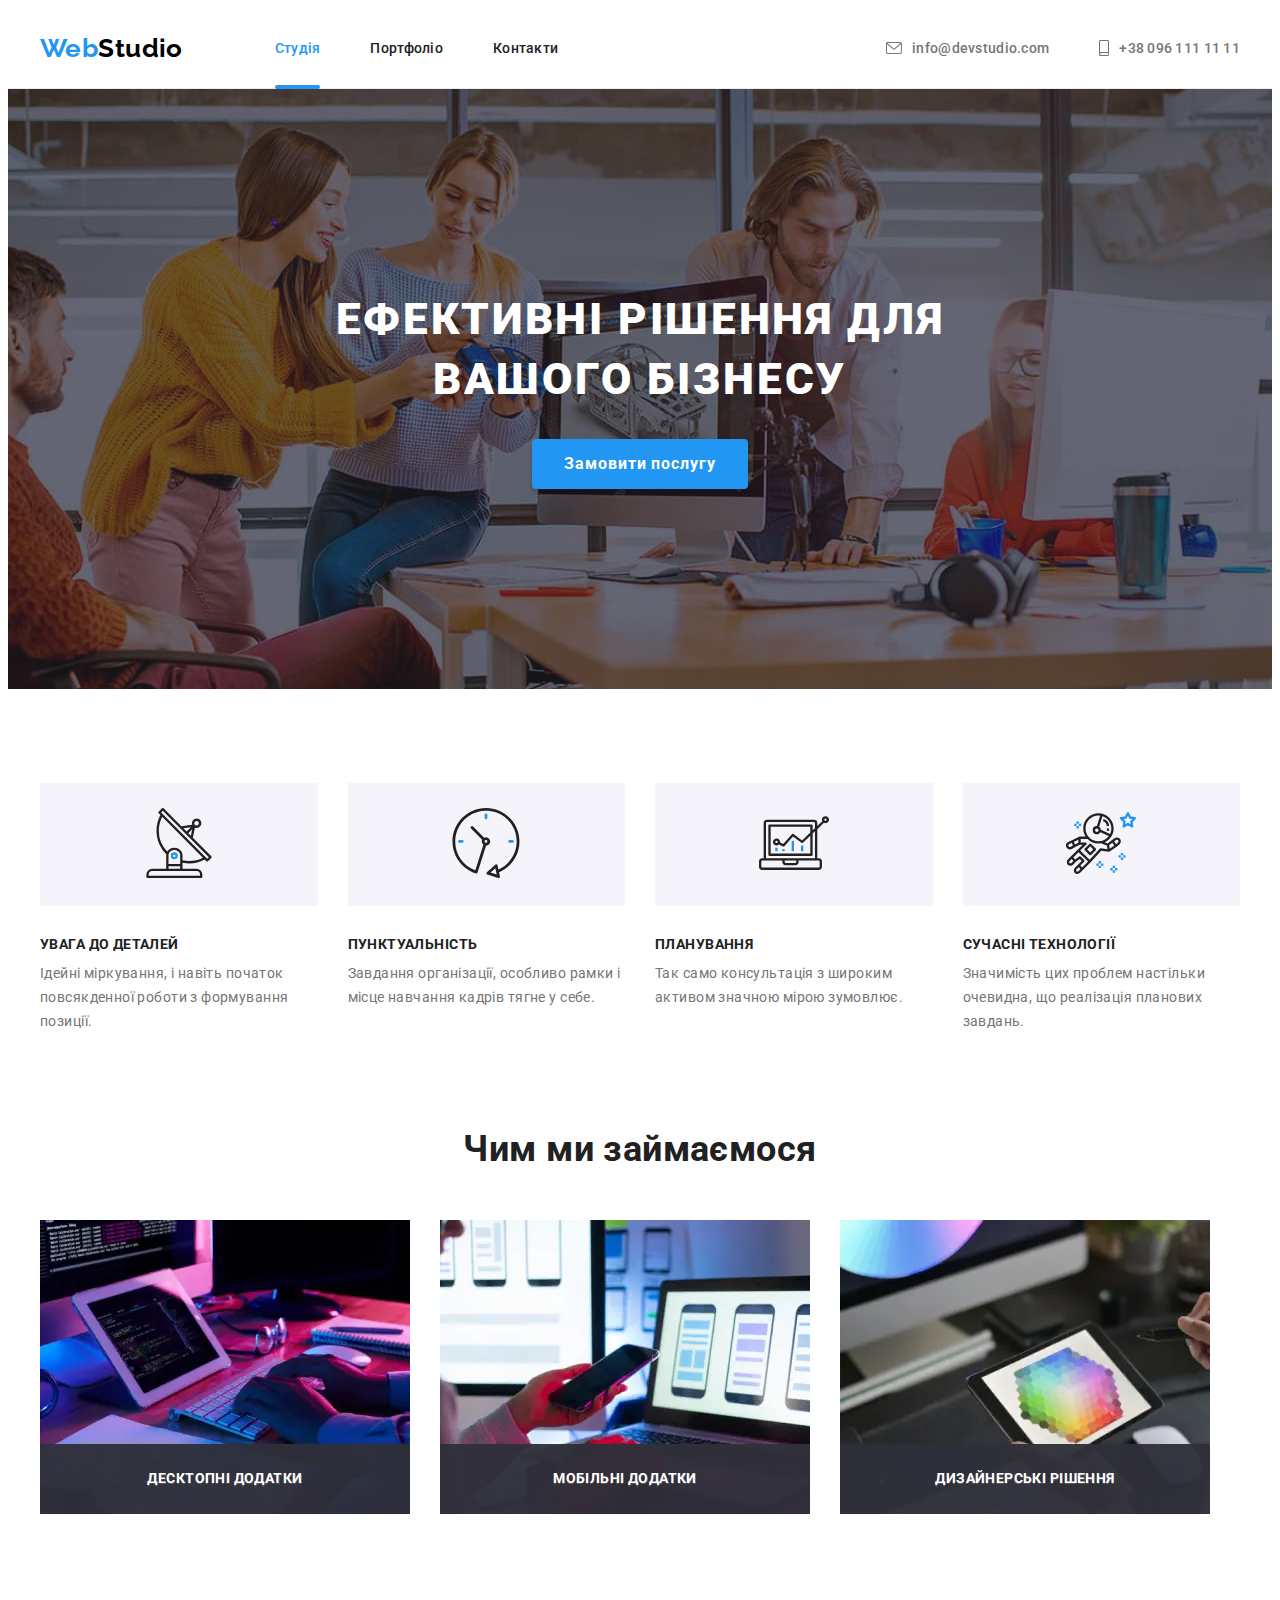
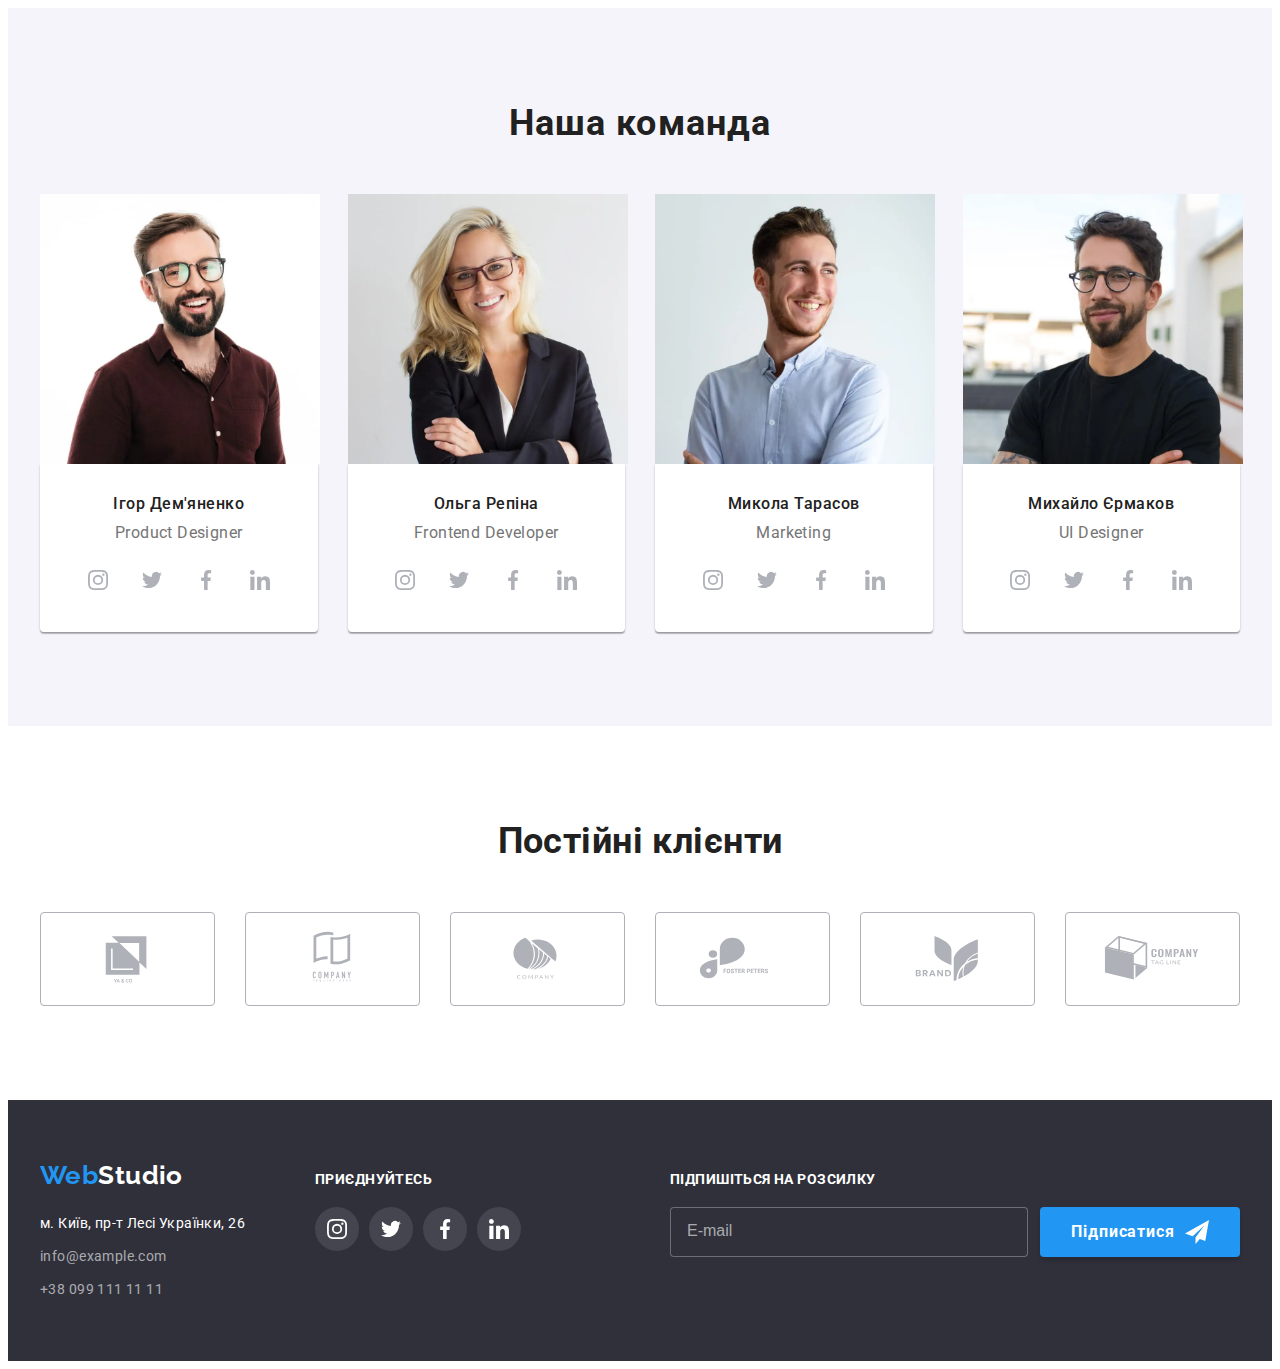
<file: index.html>
<!DOCTYPE html>
<html lang="uk">
  <head>
    <meta charset="UTF-8" />
    <meta http-equiv="X-UA-Compatible" content="IE=edge" />
    <meta name="viewport" content="width=device-width, initial-scale=1.0" />
    <title>Головна</title>
    <link rel="preconnect" href="https://fonts.googleapis.com" />
    <link rel="preconnect" href="https://fonts.gstatic.com" crossorigin />
    <link
      href="https://fonts.googleapis.com/css2?family=Raleway:wght@700&family=Roboto:wght@400;500;700;900&display=swap"
      rel="stylesheet"
    />

    <link
      rel="stylesheet"
      href="https://cdnjs.cloudflare.com/ajax/libs/modern-normalize/1.1.0/modern-normalize.min.css"
      integrity="sha512-wpPYUAdjBVSE4KJnH1VR1HeZfpl1ub8YT/NKx4PuQ5NmX2tKuGu6U/JRp5y+Y8XG2tV+wKQpNHVUX03MfMFn9Q=="
      crossorigin="anonymous"
      referrerpolicy="no-referrer"
    />
    <link rel="stylesheet" href="./css/main.min.css" />
  </head>

  <body>
    <!--Шапка з головною навігацією-->
    <header class="main-header">
      <div class="main-header__container container">
        <nav class="main-nav">
          <a class="logo link" href="./index.html" lang="en"
            ><span class="logo__span_accent">Web</span>Studio</a
          >

          <ul class="menu list">
            <li class="menu__item">
              <a class="menu__link link menu__link_current" href="./index.html"
                >Студія</a
              >
            </li>
            <li class="menu__item">
              <a class="menu__link link" href="./portfolio.html">Портфоліо</a>
            </li>
            <li class="menu__item">
              <a class="menu__link link" href="#">Контакти</a>
            </li>
          </ul>
        </nav>

        <button
          class="header-menu-btn main-header__header-menu-btn"
          type="button"
          data-menu-open
        >
          <svg class="header-menu-btn__icon" width="40" height="40">
            <use href="./img/symbol-defs.svg#icon-menu"></use>
          </svg>
        </button>

        <ul class="header-contacts list">
          <li class="header-contacts__item">
            <a
              class="header-contacts__link link"
              href="mailto:info@devstudio.com"
            >
              <svg
                class="header-contacts__icon-envelope"
                width="16"
                height="12"
              >
                <use href="./img/symbol-defs.svg#icon-envelope"></use>
              </svg>
              info@devstudio.com</a
            >
          </li>
          <li class="header-contacts__item">
            <a class="header-contacts__link link" href="tel:+380961111111">
              <svg
                class="header-contacts__icon-smartphone"
                width="10"
                height="16"
              >
                <use href="./img/symbol-defs.svg#icon-smartphone"></use>
              </svg>
              +38 096 111 11 11</a
            >
          </li>
        </ul>
      </div>

      <div class="mobile-menu" data-menu>
        <div class="container mobile-menu__container">
          <button
            class="mobile-menu__close-btn close-btn"
            type="button"
            data-menu-close
          >
            <svg class="close-btn__icon">
              <use href="./img/symbol-defs.svg#icon-close"></use>
            </svg>
          </button>
          <ul class="mobile-menu__list list">
            <li class="mobile-menu__item">
              <a
                class="mobile-menu__link link mobile-menu__link_current"
                href="./index.html"
                >Студія</a
              >
            </li>
            <li class="mobile-menu__item">
              <a class="mobile-menu__link link" href="./portfolio.html"
                >Портфоліо</a
              >
            </li>
            <li class="mobile-menu__item">
              <a class="mobile-menu__link link" href="№">Контакти</a>
            </li>
          </ul>
          <ul class="mobile-menu__contacts list">
            <li class="mobile-contacts__item"><a class="mobile-contacts__link_phone link" href="tel:+380961111111">+38 096 111 11 11</a></li>
            <li class="mobile-contacts__item"><a class="mobile-contacts__link_email link" href="mailto:info@devstudio.com">info@devstudio.com</a></li>
          </ul>
          <ul class="list mobile-menu__media-list">
            <li class="mobile-menu__media-list-item">
              <a href="https://www.instagram.com" class="link mobile-menu__media-list-link" lang="en"
                >Instagram</a
              >
            </li>
            <li class="mobile-menu__media-list-item">
              <a href="https://twitter.com/" class="link mobile-menu__media-list-link" lang="en">Twitter</a>
            </li>
            <li class="mobile-menu__media-list-item">
              <a href="https://www.facebook.com/" class="link mobile-menu__media-list-link" lang="en">Facebook</a>
            </li>
            <li class="mobile-menu__media-list-item">
              <a href="https://www.linkedin.com/" class="link mobile-menu__media-list-link" lang="en"
                >Linkedin</a
              >
            </li>
          </ul>
        </div>
      </div>
    </header>
    <main>
      <!--секція з банером-->
      <section class="hero">
        <div class="container">
          <h1 class="hero__title">Ефективні рішення для вашого бізнесу</h1>

          <button class="hero-btn hero__hero-btn" type="button" data-modal-open>
            Замовити послугу
          </button>
        </div>
      </section>

      <!--Секція з перевагами-->
      <section class="features section">
        <div class="container">
          <h2 class="features__title visually-hidden">Наші переваги</h2>
          <ul class="features__list list">
            <li class="features__item">
              <div class="features__icon-bgd">
                <svg class="features__icon">
                  <use href="./img/symbol-defs.svg#icon-antenna"></use>
                </svg>
              </div>
              <h3 class="features__subtitle subtitle">Увага до деталей</h3>
              <p class="features__text-description">
                Ідейні міркування, і навіть початок повсякденної роботи з
                формування позиції.
              </p>
            </li>

            <li class="features__item">
              <div class="features__icon-bgd">
                <svg class="features__icon">
                  <use href="./img/symbol-defs.svg#icon-clock"></use>
                </svg>
              </div>
              <h3 class="features__subtitle subtitle">Пунктуальність</h3>
              <p class="features__text-description">
                Завдання організації, особливо рамки і місце навчання кадрів
                тягне у себе.
              </p>
            </li>

            <li class="features__item">
              <div class="features__icon-bgd">
                <svg class="features__icon">
                  <use href="./img/symbol-defs.svg#icon-diagram"></use>
                </svg>
              </div>
              <h3 class="features__subtitle subtitle">Планування</h3>
              <p class="features__text-description">
                Так само консультація з широким активом значною мірою зумовлює.
              </p>
            </li>

            <li class="features__item">
              <div class="features__icon-bgd">
                <svg class="features__icon">
                  <use href="./img/symbol-defs.svg#icon-astronaut"></use>
                </svg>
              </div>
              <h3 class="features__subtitle subtitle">Сучасні технології</h3>
              <p class="features__text-description">
                Значимість цих проблем настільки очевидна, що реалізація
                планових завдань.
              </p>
            </li>
          </ul>
        </div>
      </section>

      <!--Секція з зразками професій-->
      <section class="examples">
        <div class="container">
          <h2 class="examples__secondary-title secondary-title">
            Чим ми займаємося
          </h2>
          <ul class="examples-list list">
            <li class="examples-item">
              <div class="thumb">
                <picture>
                  <source
                    srcset="
                      ./img/img1_desktop1x.webp 1x,
                      ./img/img1_desktop2x.webp 2x
                    "
                    type="image/webp"
                  />

                  <source
                    srcset="
                      ./img/img1_desktop1x.jpg 1x,
                      ./img/img1_desktop2x.jpg 2x
                    "
                  />
                  <img
                    src="./img/img1_desktop1x.jpg"
                    alt="Кодування"
                    width="370"
                    height="294"
                  />
                </picture>

                <p class="example-description">Десктопні додатки</p>
              </div>
            </li>
            <li class="examples-item">
              <div class="thumb">
                <picture>
                  <source
                    srcset="
                      ./img/img2_desktop1x.webp 1x,
                      ./img/img2_desktop2x.webp 2x
                    "
                    type="image/webp"
                  />
                  <source
                    srcset="
                      ./img/img2_desktop1x.jpg 1x,
                      ./img/img2_desktop2x.jpg 2x
                    "
                  />
                  <img
                    src="./img/img2_desktop1x.jpg"
                    alt="Фронт-енд"
                    width="370"
                    height="294"
                  />
                </picture>

                <p class="example-description">Мобільні додатки</p>
              </div>
            </li>
            <li class="examples-item">
              <div class="thumb">
                <picture>
                  <source
                    srcset="
                      ./img/img3_desktop1x.webp 1x,
                      ./img/img3_desktop2x.webp 2x
                    "
                    type="image/webp"
                  />
                  <source
                    srcset="
                      ./img/img3_desktop1x.jpg 1x,
                      ./img/img3_desktop2x.jpg 2x
                    "
                  />
                  <img
                    src="./img/img3_desktop1x.jpg"
                    alt="Дизайн"
                    width="370"
                    height="294"
                  />
                </picture>

                <p class="example-description">Дизайнерські рішення</p>
              </div>
            </li>
          </ul>
        </div>
      </section>

      <!--Члени команди-->
      <section class="crew section">
        <div class="container">
          <h2 class="crew__secondary-title secondary-title">Наша команда</h2>
          <ul class="crew__list list">
            <li class="crew__item">
              <picture>
                <source
                  srcset="
                    ./img/img4_desktop1x.webp 1x,
                    ./img/img4_desktop2x.webp 2x
                  "
                  media="(min-width: 1200px)"
                  type="image/webp"
                />
                <source
                  srcset="
                    ./img/img4_desktop1x.jpg 1x,
                    ./img/img4_desktop2x.jpg 2x
                  "
                  media="(min-width: 1200px)"
                />
                <source
                  srcset="
                    ./img/img4_tablet1x.webp 1x,
                    ./img/img4_tablet2x.webp 2x
                  "
                  media="(min-width: 768px)"
                  type="image/webp"
                />

                <source
                  srcset="
                    ./img/img4_tablet1x.jpg 1x,
                    ./img/img4_tablet2x.jpg 2x
                  "
                  media="(min-width: 768px)"
                />
                <source
                  srcset="
                    ./img/img4_mobile1x.webp 1x,
                    ./img/img4_mobile2x.webp 2x
                  "
                  media="(max-width: 767px)"
                  type="image/webp"
                />
                <source
                  srcset="
                    ./img/img4_mobile1x.jpg 1x,
                    ./img/img4_mobile2x.jpg 2x
                  "
                  media="(max-width: 767px)"
                />

                <img
                  class="crew__image"
                  src="./img/img4_mobile1x.jpg"
                  alt="Ігор Дем'яненко"
                  
                />
              </picture>

              <div class="crew__wrapper">
                <h3 class="crew__subtitle">Ігор Дем'яненко</h3>
                <p class="crew__text-description" lang="en">
                  Product Designer
                </p>
                <ul class="social-links list">
                  <li class="social-links__item">
                    <a
                      href="https://www.instagram.com"
                      class="social-links__link"
                    >
                      <svg class="icon">
                        <use href="./img/symbol-defs.svg#icon-instagram"></use>
                      </svg>
                    </a>
                  </li>
                  <li class="social-links__item">
                    <a href="https://twitter.com/" class="social-links__link">
                      <svg class="icon">
                        <use href="./img/symbol-defs.svg#icon-twitter"></use>
                      </svg>
                    </a>
                  </li>
                  <li class="social-links__item">
                    <a
                      href="https://www.facebook.com/"
                      class="social-links__link"
                    >
                      <svg class="icon">
                        <use href="./img/symbol-defs.svg#icon-facebook"></use>
                      </svg>
                    </a>
                  </li>
                  <li class="social-links__item">
                    <a
                      href="https://www.linkedin.com/"
                      class="social-links__link"
                    >
                      <svg class="icon">
                        <use href="./img/symbol-defs.svg#icon-linkedin"></use>
                      </svg>
                    </a>
                  </li>
                </ul>
              </div>
            </li>

            <li class="crew__item">
              <picture>
                <source
                  srcset="
                    ./img/img5_desktop1x.webp 1x,
                    ./img/img5_desktop2x.webp 2x
                  "
                  media="(min-width: 1200px)"
                  type="image/webp"
                />
                <source
                  srcset="
                    ./img/img5_desktop1x.jpg 1x,
                    ./img/img5_desktop2x.jpg 2x
                  "
                  media="(min-width: 1200px)"
                />
                <source
                  srcset="
                    ./img/img5_tablet1x.webp 1x,
                    ./img/img5_tablet2x.webp 2x
                  "
                  media="(min-width: 768px)"
                  type="image/webp"
                />

                <source
                  srcset="
                    ./img/img5_tablet1x.jpg 1x,
                    ./img/img5_tablet2x.jpg 2x
                  "
                  media="(min-width: 768px)"
                />
                <source
                  srcset="
                    ./img/img5_mobile1x.webp 1x,
                    ./img/img5_mobile2x.webp 2x
                  "
                  media="(max-width: 767px)"
                  type="image/webp"
                />
                <source
                  srcset="
                    ./img/img5_mobile1x.jpg 1x,
                    ./img/img5_mobile2x.jpg 2x
                  "
                  media="(max-width: 767px)"
                />

                <img
                  class="crew__image"
                  src="./img/img5_mobile1x.jpg"
                  alt="Ольга Репіна"
                  
                />
              </picture>

              <div class="crew__wrapper">
                <h3 class="crew__subtitle">Ольга Репіна</h3>
                <p class="crew__text-description" lang="en">
                  Frontend Developer
                </p>
                <ul class="social-links list">
                  <li class="social-links__item list">
                    <a
                      href="https://www.instagram.com"
                      class="social-links__link"
                    >
                      <svg class="icon">
                        <use href="./img/symbol-defs.svg#icon-instagram"></use>
                      </svg>
                    </a>
                  </li>
                  <li class="social-links__item list">
                    <a href="https://twitter.com/" class="social-links__link">
                      <svg class="icon">
                        <use href="./img/symbol-defs.svg#icon-twitter"></use>
                      </svg>
                    </a>
                  </li>
                  <li class="social-links__item list">
                    <a
                      href="https://www.facebook.com/"
                      class="social-links__link"
                    >
                      <svg class="icon">
                        <use href="./img/symbol-defs.svg#icon-facebook"></use>
                      </svg>
                    </a>
                  </li>
                  <li class="social-links__item list">
                    <a
                      href="https://www.linkedin.com/"
                      class="social-links__link"
                    >
                      <svg class="icon">
                        <use href="./img/symbol-defs.svg#icon-linkedin"></use>
                      </svg>
                    </a>
                  </li>
                </ul>
              </div>
            </li>

            <li class="crew__item">
              <picture>
                <source
                  srcset="
                    ./img/img6_desktop1x.webp 1x,
                    ./img/img6_desktop2x.webp 2x
                  "
                  media="(min-width: 1200px)"
                  type="image/webp"
                />
                <source
                  srcset="
                    ./img/img6_desktop1x.jpg 1x,
                    ./img/img6_desktop2x.jpg 2x
                  "
                  media="(min-width: 1200px)"
                />
                <source
                  srcset="
                    ./img/img6_tablet1x.webp 1x,
                    ./img/img6_tablet2x.webp 2x
                  "
                  media="(min-width: 768px)"
                  type="image/webp"
                />
                <source
                  srcset="
                    ./img/img6_tablet1x.jpg 1x,
                    ./img/img6_tablet2x.jpg 2x
                  "
                  media="(min-width: 768px)"
                />
                <source
                  srcset="
                    ./img/img6_mobile1x.webp 1x,
                    ./img/img6_mobile2x.webp 2x
                  "
                  media="(max-width: 767px)"
                  type="image/webp"
                />
                <source
                  srcset="
                    ./img/img6_mobile1x.jpg 1x,
                    ./img/img6_mobile2x.jpg 2x
                  "
                  media="(max-width: 767px)"
                />

                <img
                  class="crew__image"
                  src="./img/img6_mobile1x.jpg"
                  alt="Микола Тарасов"
                  
                />
              </picture>

              <div class="crew__wrapper">
                <h3 class="crew__subtitle">Микола Тарасов</h3>
                <p class="crew__text-description" lang="en">
                  Marketing
                </p>
                <ul class="social-links list">
                  <li class="social-links__item list">
                    <a
                      href="https://www.instagram.com"
                      class="social-links__link"
                    >
                      <svg class="icon">
                        <use href="./img/symbol-defs.svg#icon-instagram"></use>
                      </svg>
                    </a>
                  </li>
                  <li class="social-links__item list">
                    <a href="https://twitter.com/" class="social-links__link">
                      <svg class="icon">
                        <use href="./img/symbol-defs.svg#icon-twitter"></use>
                      </svg>
                    </a>
                  </li>
                  <li class="social-links__item list">
                    <a
                      href="https://www.facebook.com/"
                      class="social-links__link"
                    >
                      <svg class="icon">
                        <use href="./img/symbol-defs.svg#icon-facebook"></use>
                      </svg>
                    </a>
                  </li>
                  <li class="social-links__item list">
                    <a
                      href="https://www.linkedin.com/"
                      class="social-links__link"
                    >
                      <svg class="icon">
                        <use href="./img/symbol-defs.svg#icon-linkedin"></use>
                      </svg>
                    </a>
                  </li>
                </ul>
              </div>
            </li>

            <li class="crew__item">
              <picture>
                <source
                  srcset="
                    ./img/img7_desktop1x.webp 1x,
                    ./img/img7_desktop2x.webp 2x
                  "
                  media="(min-width: 1200px)"
                  type="image/webp"
                />
                <source
                  srcset="
                    ./img/img7_desktop1x.jpg 1x,
                    ./img/img7_desktop2x.jpg 2x
                  "
                  media="(min-width: 1200px)"
                />
                <source
                  srcset="
                    ./img/img7_tablet1x.webp 1x,
                    ./img/img7_tablet2x.webp 2x
                  "
                  media="(min-width: 768px)"
                  type="image/webp"
                />
                <source
                  srcset="
                    ./img/img7_tablet1x.jpg 1x,
                    ./img/img7_tablet2x.jpg 2x
                  "
                  media="(min-width: 768px)"
                />
                <source
                  srcset="
                    ./img/img7_mobile1x.webp 1x,
                    ./img/img7_mobile2x.webp 2x
                  "
                  media="(max-width: 767px)"
                  type="image/webp"
                />
                <source
                  srcset="
                    ./img/img7_mobile1x.jpg 1x,
                    ./img/img7_mobile2x.jpg 2x
                  "
                  media="(max-width: 767px)"
                />

                <img
                  class="crew__image"
                  src="./img/img7_mobile1x.jpg"
                  alt="Михайло Єрмаков"
                  
                />
              </picture>

              <div class="crew__wrapper">
                <h3 class="crew__subtitle">Михайло Єрмаков</h3>
                <p class="crew__text-description" lang="en">
                  UI Designer
                </p>
                <ul class="social-links list">
                  <li class="social-links__item list">
                    <a
                      href="https://www.instagram.com"
                      class="social-links__link"
                    >
                      <svg class="icon">
                        <use href="./img/symbol-defs.svg#icon-instagram"></use>
                      </svg>
                    </a>
                  </li>
                  <li class="social-links__item list">
                    <a href="https://twitter.com/" class="social-links__link">
                      <svg class="icon">
                        <use href="./img/symbol-defs.svg#icon-twitter"></use>
                      </svg>
                    </a>
                  </li>
                  <li class="social-links__item list">
                    <a
                      href="https://www.facebook.com/"
                      class="social-links__link"
                    >
                      <svg class="icon">
                        <use href="./img/symbol-defs.svg#icon-facebook"></use>
                      </svg>
                    </a>
                  </li>
                  <li class="social-links__item list">
                    <a
                      href="https://www.linkedin.com/"
                      class="social-links__link"
                    >
                      <svg class="icon">
                        <use href="./img/symbol-defs.svg#icon-linkedin"></use>
                      </svg>
                    </a>
                  </li>
                </ul>
              </div>
            </li>
          </ul>
        </div>
      </section>

      <section class="regular-customers section">
        <div class="container">
          <h2 class="regular-customers__secondary-title secondary-title">
            Постійні клієнти
          </h2>
          <ul class="regular-customers__list list">
            <li class="regular-customers__item">
              <a class="regular-customers__link link" href="#">
                <svg class="regular-customers__logo">
                  <use href="./img/symbol-defs.svg#icon-Logo-0"></use>
                </svg>
              </a>
            </li>
            <li class="regular-customers__item">
              <a class="regular-customers__link link" href="#">
                <svg class="regular-customers__logo">
                  <use href="./img/symbol-defs.svg#icon-Logo-1"></use>
                </svg>
              </a>
            </li>
            <li class="regular-customers__item">
              <a class="regular-customers__link link" href="#">
                <svg class="regular-customers__logo">
                  <use href="./img/symbol-defs.svg#icon-Logo-2"></use>
                </svg>
              </a>
            </li>
            <li class="regular-customers__item">
              <a class="regular-customers__link link" href="#">
                <svg class="regular-customers__logo">
                  <use href="./img/symbol-defs.svg#icon-Logo-3"></use>
                </svg>
              </a>
            </li>
            <li class="regular-customers__item">
              <a class="regular-customers__link link" href="#">
                <svg class="regular-customers__logo">
                  <use href="./img/symbol-defs.svg#icon-Logo-4"></use>
                </svg>
              </a>
            </li>
            <li class="regular-customers__item">
              <a class="regular-customers__link link" href="#">
                <svg class="regular-customers__logo">
                  <use href="./img/symbol-defs.svg#icon-Logo-5"></use>
                </svg>
              </a>
            </li>
          </ul>
        </div>
      </section>
    </main>

    <!--Футер з адресою компанії і телефоном-->
    <footer class="main-footer">
      <div class="main-footer__container container">
        <div class="main-footer__wrapper-address">
          <a class="main-footer__logo logo_dark-theme logo link" href="./index.html" lang="en"
            ><span class="logo__span_accent">Web</span>Studio</a
          >

          <address class="main-footer__address address">
            <ul class="address__list list">
              <li class="address__item">
                <a
                  class="address__map-link link"
                  href="https://goo.gl/maps/NGGazd8sPzehCUXL9"
                  target="_blank"
                  rel="noopener noreferrer"
                  >м. Київ, пр-т Лесі Українки, 26</a
                >
              </li>
              <li class="address__item">
                <a class="address__contact link" href="mailto:info@example.com"
                  >info@example.com</a
                >
              </li>
              <li class="address__item">
                <a class="address__contact link" href="tel:+380991111111"
                  >+38 099 111 11 11</a
                >
              </li>
            </ul>
          </address>
        </div>

        <div class="main-footer__social-links">
          <p class="main-footer__subtitle subtitle subtitle_dark-theme">приєднуйтесь</p>
          <ul class="main-footer__social-links-list social-links list">
            <li class="social-links__item ">
              <a
                href="https://www.instagram.com"
                class="social-links__link social-links__link_dark-theme"
              >
                <svg class="icon">
                  <use href="./img/symbol-defs.svg#icon-instagram"></use>
                </svg>
              </a>
            </li>
            <li class="social-links__item">
              <a
                href="https://twitter.com/"
                class="social-links__link social-links__link_dark-theme"
              >
                <svg class="icon">
                  <use href="./img/symbol-defs.svg#icon-twitter"></use>
                </svg>
              </a>
            </li>
            <li class="social-links__item">
              <a
                href="https://www.facebook.com/"
                class="social-links__link social-links__link_dark-theme"
              >
                <svg class="icon">
                  <use href="./img/symbol-defs.svg#icon-facebook"></use>
                </svg>
              </a>
            </li>
            <li class="social-links__item">
              <a
                href="https://www.linkedin.com/"
                class="social-links__link social-links__link_dark-theme"
              >
                <svg class="icon">
                  <use href="./img/symbol-defs.svg#icon-linkedin"></use>
                </svg>
              </a>
            </li>
          </ul>
        </div>

        <div class="main-footer__subscribe-call subscribe-call">
          <p class="subscribe-call__descr subtitle subtitle_dark-theme">
            Підпишіться на розсилку
          </p>
          <form class="subscribe-call__form">
            <input
              class="subscribe-call__input"
              type="email"
              name="user_email"
              placeholder="E-mail"
              required
            />
            <button class="subscribe-call__btn hero-btn" type="submit">
              Підписатися
              <svg class="subscribe-call__icon">
                <use href="./img/symbol-defs.svg#icon-send"></use>
              </svg>
            </button>
          </form>
        </div>
      </div>
    </footer>

    <!--=========Модальне вікно========-->

    <div class="backdrop is-hidden" data-modal>
      <div class="modal">
        <button class="modal__close-btn close-btn" type="button" data-modal-close>
          <svg class="modal__close-icon close-btn__icon">
            <use href="./img/symbol-defs.svg#icon-close"></use>
          </svg>
        </button>

        <p class="modal__title">Залиште свої дані, ми вам передзвонимо</p>
        <form class="modal-form">
          <label class="modal-form__field">
            <span class="modal-form__label">Ім'я</span>
            <span class="modal-form__wrapper">
              <input
                class="modal-form__input"
                type="text"
                name="user_name"
                required
                pattern="[a-zA-Zа-яА-я]+$"
                minlength="2"
              />
              <svg class="modal-form__icon">
                <use href="./img/symbol-defs.svg#icon-person"></use>
              </svg>
            </span>
          </label>

          <label class="modal-form__field">
            <span class="modal-form__label">Телефон</span>
            <span class="modal-form__wrapper">
              <input
                class="modal-form__input"
                type="tel"
                name="user_phone"
                required
                pattern="[0-9]{3}-[0-9]{3}-[0-9]{2}-[0-9]{2}"
                title="xxx-xxx-xx-xx"
              />
              <svg class="modal-form__icon">
                <use href="./img/symbol-defs.svg#icon-phone"></use>
              </svg>
            </span>
          </label>

          <label class="modal-form__field">
            <span class="modal-form__label">Пошта</span>
            <span class="modal-form__wrapper">
              <input
                class="modal-form__input"
                type="email"
                name="user_email"
                required
              />
              <svg class="modal-form__icon">
                <use href="./img/symbol-defs.svg#icon-email"></use>
              </svg>
            </span>
          </label>

          <label class="modal-form__comment-field">
            <span class="modal-form__label">Коментар</span>
            <textarea
              class="modal-form__textarea"
              name="user_feedback"
              placeholder="Введіть текст"
            ></textarea>
          </label>

          <input
            class="modal-form__checkbox visually-hidden"
            type="checkbox"
            name="user_policy"
            id="policy"
            required
          />
          <label for="policy" class="modal-form__checkbox-desc">
            Погоджуюся з розсилкою та приймаю&nbsp;
            <a href="#" class="policy-link">Умови договору</a>
          </label>

          <button class="modal-form__btn hero-btn" type="submit">
            Відправити
          </button>
        </form>
      </div>
    </div>

    <script src="./js/modal.js"></script>
    <script src="./js/mobile-menu.js"></script>
  </body>
</html>
</file>
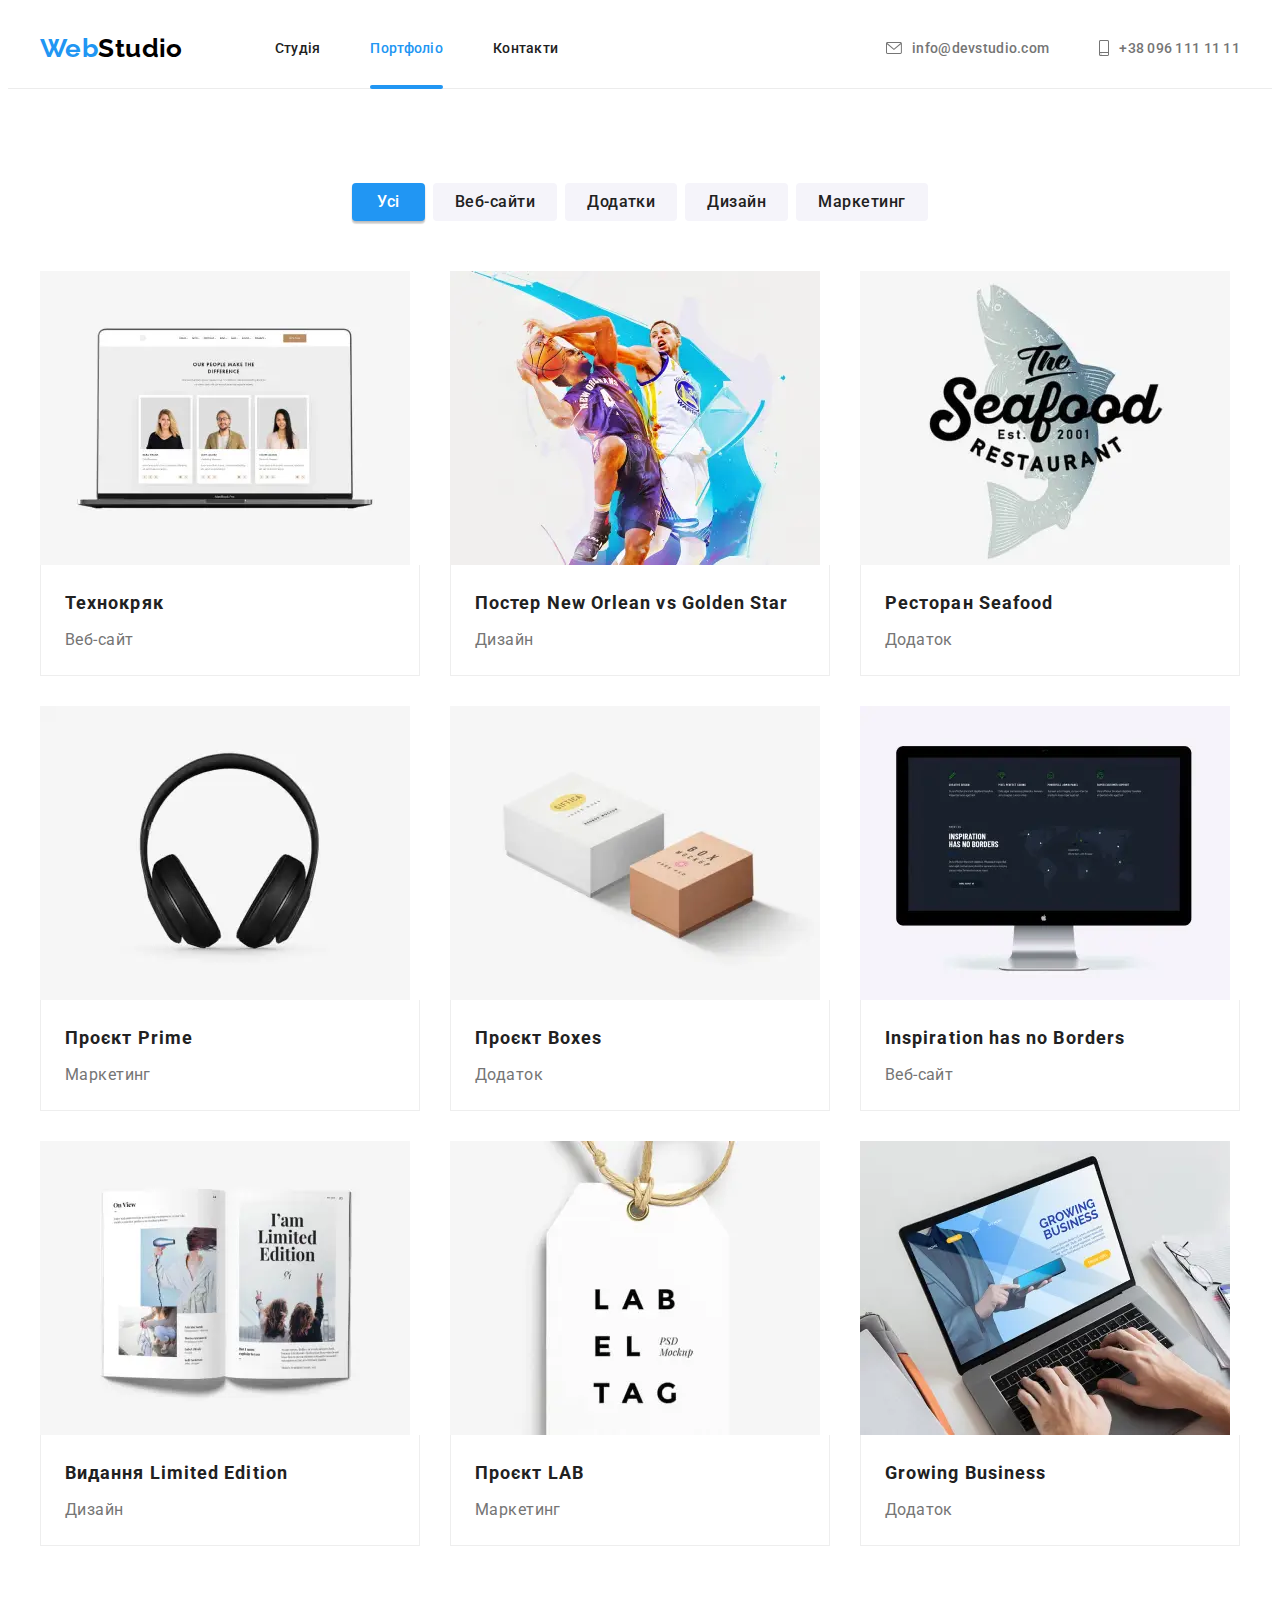
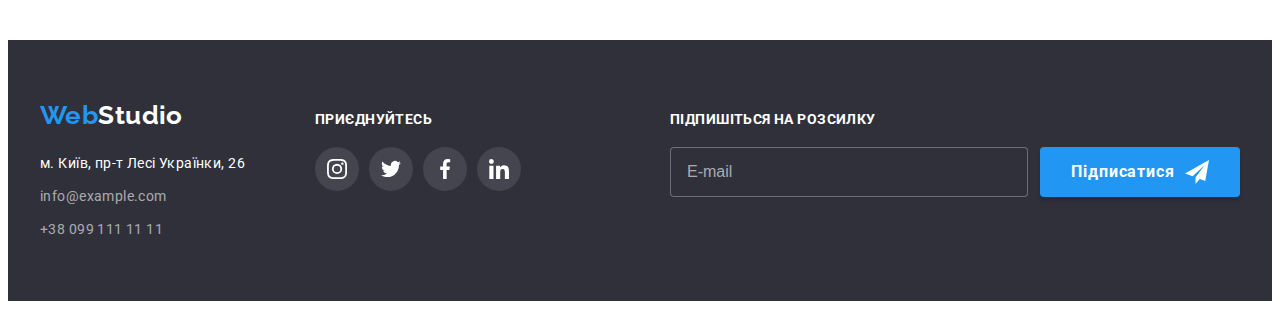
<file: portfolio.html>
<!DOCTYPE html>
<html lang="uk">
  <head>
    <meta charset="UTF-8" />
    <meta http-equiv="X-UA-Compatible" content="IE=edge" />
    <meta name="viewport" content="width=device-width, initial-scale=1.0" />
    <title>Портфоліо</title>
    <link rel="preconnect" href="https://fonts.googleapis.com" />
    <link rel="preconnect" href="https://fonts.gstatic.com" crossorigin />
    <link
      href="https://fonts.googleapis.com/css2?family=Raleway:wght@700&family=Roboto:wght@400;500;700;900&display=swap"
      rel="stylesheet"
    />

    <link
      rel="stylesheet"
      href="https://cdnjs.cloudflare.com/ajax/libs/modern-normalize/1.1.0/modern-normalize.min.css"
      integrity="sha512-wpPYUAdjBVSE4KJnH1VR1HeZfpl1ub8YT/NKx4PuQ5NmX2tKuGu6U/JRp5y+Y8XG2tV+wKQpNHVUX03MfMFn9Q=="
      crossorigin="anonymous"
      referrerpolicy="no-referrer"
    />
    <link rel="stylesheet" href="./css/main.min.css" />
  </head>
  <body>
    <!--Шапка з головною навігацією-->
    <header class="main-header">
      <div class="main-header__container container">
        <nav class="main-nav">
          <a class="logo link" href="./index.html" lang="en"
            ><span class="logo__span_accent">Web</span>Studio</a
          >

          <ul class="menu list">
            <li class="menu__item">
              <a class="menu__link link" href="./index.html"
                >Студія</a
              >
            </li>
            <li class="menu__item">
              <a class="menu__link link menu__link_current" href="./portfolio.html">Портфоліо</a>
            </li>
            <li class="menu__item">
              <a class="menu__link link" href="#">Контакти</a>
            </li>
          </ul>
        </nav>

        <button
          class="header-menu-btn main-header__header-menu-btn"
          type="button"
          data-menu-open
        >
          <svg class="header-menu-btn__icon" width="40" height="40">
            <use href="./img/symbol-defs.svg#icon-menu"></use>
          </svg>
        </button>

        <ul class="header-contacts list">
          <li class="header-contacts__item">
            <a
              class="header-contacts__link link"
              href="mailto:info@devstudio.com"
            >
              <svg
                class="header-contacts__icon-envelope"
                width="16"
                height="12"
              >
                <use href="./img/symbol-defs.svg#icon-envelope"></use>
              </svg>
              info@devstudio.com</a
            >
          </li>
          <li class="header-contacts__item">
            <a class="header-contacts__link link" href="tel:+380961111111">
              <svg
                class="header-contacts__icon-smartphone"
                width="10"
                height="16"
              >
                <use href="./img/symbol-defs.svg#icon-smartphone"></use>
              </svg>
              +38 096 111 11 11</a
            >
          </li>
        </ul>
      </div>

      <div class="mobile-menu" data-menu>
        <div class="container mobile-menu__container">
          <button
            class="mobile-menu__close-btn close-btn"
            type="button"
            data-menu-close
          >
            <svg class="close-btn__icon">
              <use href="./img/symbol-defs.svg#icon-close"></use>
            </svg>
          </button>
          <ul class="mobile-menu__list list">
            <li class="mobile-menu__item">
              <a
                class="mobile-menu__link link"
                href="./index.html"
                >Студія</a
              >
            </li>
            <li class="mobile-menu__item">
              <a class="mobile-menu__link link  mobile-menu__link_current" href="./portfolio.html"
                >Портфоліо</a
              >
            </li>
            <li class="mobile-menu__item">
              <a class="mobile-menu__link link" href="№">Контакти</a>
            </li>
          </ul>
          <ul class="mobile-menu__contacts list">
            <li class="mobile-contacts__item"><a class="mobile-contacts__link_phone link" href="tel:+380961111111">+38 096 111 11 11</a></li>
            <li class="mobile-contacts__item"><a class="mobile-contacts__link_email link" href="mailto:info@devstudio.com">info@devstudio.com</a></li>
          </ul>
          <ul class="list mobile-menu__media-list">
            <li class="mobile-menu__media-list-item">
              <a href="https://www.instagram.com" class="link mobile-menu__media-list-link" lang="en"
                >Instagram</a
              >
            </li>
            <li class="mobile-menu__media-list-item">
              <a href="https://twitter.com/" class="link mobile-menu__media-list-link" lang="en">Twitter</a>
            </li>
            <li class="mobile-menu__media-list-item">
              <a href="https://www.facebook.com/" class="link mobile-menu__media-list-link" lang="en">Facebook</a>
            </li>
            <li class="mobile-menu__media-list-item">
              <a href="https://www.linkedin.com/" class="link mobile-menu__media-list-link" lang="en"
                >Linkedin</a
              >
            </li>
          </ul>
        </div>
      </div>
    </header>

    <main>
      <!-- Секція зі зразками -->
      <section class="samples section">
        <div class="container">
          <!--список фільтрів-->
          <ul class="samples__filters-list list">
            <li class="samples__filter-item">
              <button
                class="samples__filter-btn samples__filter-btn_current"
                type="button"
              >
                Усі
              </button>
            </li>
            <li class="samples__filter-item">
              <button class="samples__filter-btn" type="button">
                Веб-сайти
              </button>
            </li>
            <li class="samples__filter-item">
              <button class="samples__filter-btn" type="button">Додатки</button>
            </li>
            <li class="samples__filter-item">
              <button class="samples__filter-btn" type="button">Дизайн</button>
            </li>
            <li class="samples__filter-item">
              <button class="samples__filter-btn" type="button">
                Маркетинг
              </button>
            </li>
          </ul>

          <!--список зі зразками-->
          <h1 class="visually-hidden">Приклади робіт студії</h1>
          <ul class="samples__list list">
            <li class="samples__item">
              <a class="samples__link link" href="#">
                <div class="thumb">
                  <picture>
                    <picture>
                      <source
                        srcset="
                          ./img/sample-website_desktop1x.webp 1x,
                          ./img/sample-website_desktop2x.webp 2x
                        "
                        media="(min-width: 1200px)"
                        type="image/webp"
                      />
                      <source
                        srcset="
                          ./img/sample-website_desktop1x.jpg 1x,
                          ./img/sample-website_desktop2x.jpg 2x
                        "
                        media="(min-width: 1200px)"
                      />
                      <source
                        srcset="
                          ./img/sample-website_tablet1x.webp 1x,
                          ./img/sample-website_tablet2x.webp 2x
                        "
                        media="(min-width: 768px)"
                        type="image/webp"
                      />
                      <source
                        srcset="
                          ./img/sample-website_tablet1x.jpg 1x,
                          ./img/sample-website_tablet2x.jpg 2x
                        "
                        media="(min-width: 768px)"
                      />
                      <source
                        srcset="
                          ./img/sample-website_mobile1x.webp 1x,
                          ./img/sample-website_mobile2x.webp 2x
                        "
                        media="(max-width: 767px)"
                        type="image/webp"
                      />
                      <source
                        srcset="
                          ./img/sample-website_mobile1x.jpg 1x,
                          ./img/sample-website_mobile2x.jpg 2x
                        "
                        media="(max-width: 767px)"
                      />
                    <img
                      class="samples__image"
                      src="./img/sample-website_mobile1x.jpg"
                      alt="ноутбук з відкритим веб-сайтом для компанії"
                    />
                  </picture>

                  <div class="samples__overlay">
                    <p class="samples__descr">
                      Ресурс пропонує комплексні пропозиції з різним рівнем
                      функціоналу та сервісів. Все це дозволить відвідувачу
                      отримати вичерпні відомості про компанію чи приватну
                      особу.
                    </p>
                  </div>
                </div>
                <div class="samples__wrapper">
                  <h3 class="samples__title">Технокряк</h3>
                  <p class="samples__subtitle">Веб-сайт</p>
                </div>
              </a>
            </li>

            <li class="samples__item">
              <a class="samples__link link" href="#">
                <div class="thumb">
                  <picture>
                    <picture>
                      <source
                        srcset="
                          ./img/sample-design-basketball_desktop1x.webp 1x,
                          ./img/sample-design-basketball_desktop2x.webp 2x
                        "
                        media="(min-width: 1200px)"
                        type="image/webp"
                      />
                      <source
                        srcset="
                          ./img/sample-design-basketball_desktop1x.jpg 1x,
                          ./img/sample-design-basketball_desktop2x.jpg 2x
                        "
                        media="(min-width: 1200px)"
                      />
                      <source
                        srcset="
                          ./img/sample-design-basketball_tablet1x.webp 1x,
                          ./img/sample-design-basketball_tablet2x.webp 2x
                        "
                        media="(min-width: 768px)"
                        type="image/webp"
                      />
                      <source
                        srcset="
                          ./img/sample-design-basketball_tablet1x.jpg 1x,
                          ./img/sample-design-basketball_tablet2x.jpg 2x
                        "
                        media="(min-width: 768px)"
                      />
                      <source
                        srcset="
                          ./img/sample-design-basketball_mobile1x.webp 1x,
                          ./img/sample-design-basketball_mobile2x.webp 2x
                        "
                        media="(max-width: 767px)"
                        type="image/webp"
                      />
                      <source
                        srcset="
                          ./img/sample-design-basketball_mobile1x.jpg 1x,
                          ./img/sample-design-basketball_mobile2x.jpg 2x
                        "
                        media="(max-width: 767px)"
                      />
                    <img
                      class="samples__image"
                      src="./img/sample-design-basketball_mobile1x.jpg"
                      alt="арт з двома басткетболістами в стрибку"
                    />
                  </picture>

                  <div class="samples__overlay">
                    <p class="samples__descr">
                      Ресурс пропонує комплексні пропозиції з різним рівнем
                      функціоналу та сервісів. Все це дозволить відвідувачу
                      отримати вичерпні відомості про компанію чи приватну
                      особу.
                    </p>
                  </div>
                </div>
                <div class="samples__wrapper">
                  <h3 class="samples__title">
                    Постер New Orlean vs Golden Star
                  </h3>
                  <p class="samples__subtitle">Дизайн</p>
                </div>
              </a>
            </li>

            <li class="samples__item">
              <a class="samples__link link" href="#">
                <div class="thumb">
                  <picture>
                    <picture>
                      <source
                        srcset="
                          ./img/sample-app-restourant_desktop1x.webp 1x,
                          ./img/sample-app-restourant_desktop2x.webp 2x
                        "
                        media="(min-width: 1200px)"
                        type="image/webp"
                      />
                      <source
                        srcset="
                          ./img/sample-app-restourant_desktop1x.jpg 1x,
                          ./img/sample-app-restourant_desktop2x.jpg 2x
                        "
                        media="(min-width: 1200px)"
                      />
                      <source
                        srcset="
                          ./img/sample-app-restourant_tablet1x.webp 1x,
                          ./img/sample-app-restourant_tablet2x.webp 2x
                        "
                        media="(min-width: 768px)"
                        type="image/webp"
                      />
                      <source
                        srcset="
                          ./img/sample-app-restourant_tablet1x.jpg 1x,
                          ./img/sample-app-restourant_tablet2x.jpg 2x
                        "
                        media="(min-width: 768px)"
                      />
                      <source
                        srcset="
                          ./img/sample-app-restourant_mobile1x.webp 1x,
                          ./img/sample-app-restourant_mobile2x.webp 2x
                        "
                        media="(max-width: 767px)"
                        type="image/webp"
                      />
                      <source
                        srcset="
                          ./img/sample-app-restourant_mobile1x.jpg 1x,
                          ./img/sample-app-restourant_mobile2x.jpg 2x
                        "
                        media="(max-width: 767px)"
                      />
                    <img
                      class="samples__image"
                      src="./img/sample-app-restourant_mobile1x.jpg"
                      alt="логотип у формі риби з назвою ресторану"
                    />
                  </picture>

                  <div class="samples__overlay">
                    <p class="samples__descr">
                      Ресурс пропонує комплексні пропозиції з різним рівнем
                      функціоналу та сервісів. Все це дозволить відвідувачу
                      отримати вичерпні відомості про компанію чи приватну
                      особу.
                    </p>
                  </div>
                </div>
                <div class="samples__wrapper">
                  <h3 class="samples__title">Ресторан Seafood</h3>
                  <p class="samples__subtitle">Додаток</p>
                </div>
              </a>
            </li>

            <li class="samples__item">
              <a class="samples__link link" href="#">
                <div class="thumb">
                  <picture>
                    <picture>
                      <source
                        srcset="
                          ./img/sample-marketing_desktop1x.webp 1x,
                          ./img/sample-marketing_desktop2x.webp 2x
                        "
                        media="(min-width: 1200px)"
                        type="image/webp"
                      />
                      <source
                        srcset="
                          ./img/sample-marketing_desktop1x.jpg 1x,
                          ./img/sample-marketing_desktop2x.jpg 2x
                        "
                        media="(min-width: 1200px)"
                      />
                      <source
                        srcset="
                          ./img/sample-marketing_tablet1x.webp 1x,
                          ./img/sample-marketing_tablet2x.webp 2x
                        "
                        media="(min-width: 768px)"
                        type="image/webp"
                      />
                      <source
                        srcset="
                          ./img/sample-marketing_tablet1x.jpg 1x,
                          ./img/sample-marketing_tablet2x.jpg 2x
                        "
                        media="(min-width: 768px)"
                      />
                      <source
                        srcset="
                          ./img/sample-marketing_mobile1x.webp 1x,
                          ./img/sample-marketing_mobile2x.webp 2x
                        "
                        media="(max-width: 767px)"
                        type="image/webp"
                      />
                      <source
                        srcset="
                          ./img/sample-marketing_mobile1x.jpg 1x,
                          ./img/sample-marketing_mobile2x.jpg 2x
                        "
                        media="(max-width: 767px)"
                      />
                    <img
                      class="samples__image"
                      src="./img/sample-marketing_mobile1x.jpg"
                      alt="Чорні навушники"
                    />
                  </picture>

                  <div class="samples__overlay">
                    <p class="samples__descr">
                      Ресурс пропонує комплексні пропозиції з різним рівнем
                      функціоналу та сервісів. Все це дозволить відвідувачу
                      отримати вичерпні відомості про компанію чи приватну
                      особу.
                    </p>
                  </div>
                </div>
                <div class="samples__wrapper">
                  <h3 class="samples__title">Проєкт Prime</h3>
                  <p class="samples__subtitle">Маркетинг</p>
                </div>
              </a>
            </li>

            <li class="samples__item">
              <a class="samples__link link" href="#">
                <div class="thumb">
                  <picture>
                    <picture>
                      <source
                        srcset="
                          ./img/sample-app-boxes_desktop1x.webp 1x,
                          ./img/sample-app-boxes_desktop2x.webp 2x
                        "
                        media="(min-width: 1200px)"
                        type="image/webp"
                      />
                      <source
                        srcset="
                          ./img/sample-app-boxes_desktop1x.jpg 1x,
                          ./img/sample-app-boxes_desktop2x.jpg 2x
                        "
                        media="(min-width: 1200px)"
                      />
                      <source
                        srcset="
                          ./img/sample-app-boxes_tablet1x.webp 1x,
                          ./img/sample-app-boxes_tablet2x.webp 2x
                        "
                        media="(min-width: 768px)"
                        type="image/webp"
                      />
                      <source
                        srcset="
                          ./img/sample-app-boxes_tablet1x.jpg 1x,
                          ./img/sample-app-boxes_tablet2x.jpg 2x
                        "
                        media="(min-width: 768px)"
                      />
                      <source
                        srcset="
                          ./img/sample-app-boxes_mobile1x.webp 1x,
                          ./img/sample-app-boxes_mobile2x.webp 2x
                        "
                        media="(max-width: 767px)"
                        type="image/webp"
                      />
                      <source
                        srcset="
                          ./img/sample-app-boxes_mobile1x.jpg 1x,
                          ./img/sample-app-boxes_mobile2x.jpg 2x
                        "
                        media="(max-width: 767px)"
                      />
                    <img
                      class="samples__image"
                      src="./img/sample-app-boxes_mobile1x.jpg"
                      alt="Біла коробка і бежева коробка"

                    />
                  </picture>

                  <div class="samples__overlay">
                    <p class="samples__descr">
                      Ресурс пропонує комплексні пропозиції з різним рівнем
                      функціоналу та сервісів. Все це дозволить відвідувачу
                      отримати вичерпні відомості про компанію чи приватну
                      особу.
                    </p>
                  </div>
                </div>
                <div class="samples__wrapper">
                  <h3 class="samples__title">Проєкт Boxes</h3>
                  <p class="samples__subtitle">Додаток</p>
                </div>
              </a>
            </li>

            <li class="samples__item">
              <a class="samples__link link" href="#">
                <div class="thumb">
                  <picture>
                    <picture>
                      <source
                        srcset="
                          ./img/sample-website2_desktop1x.webp 1x,
                          ./img/sample-website2_desktop2x.webp 2x
                        "
                        media="(min-width: 1200px)"
                        type="image/webp"
                      />
                      <source
                        srcset="
                          ./img/sample-website2_desktop1x.jpg 1x,
                          ./img/sample-website2_desktop2x.jpg 2x
                        "
                        media="(min-width: 1200px)"
                      />
                      <source
                        srcset="
                          ./img/sample-website2_tablet1x.webp 1x,
                          ./img/sample-website2_tablet2x.webp 2x
                        "
                        media="(min-width: 768px)"
                        type="image/webp"
                      />
                      <source
                        srcset="
                          ./img/sample-website2_tablet1x.jpg 1x,
                          ./img/sample-website2_tablet2x.jpg 2x
                        "
                        media="(min-width: 768px)"
                      />
                      <source
                        srcset="
                          ./img/sample-website2_mobile1x.webp 1x,
                          ./img/sample-website2_mobile2x.webp 2x
                        "
                        media="(max-width: 767px)"
                        type="image/webp"
                      />
                      <source
                        srcset="
                          ./img/sample-website2_mobile1x.jpg 1x,
                          ./img/sample-website2_mobile2x.jpg 2x
                        "
                        media="(max-width: 767px)"
                      />
                    <img
                      class="samples__image"
                      src="./img/sample-website2_mobile1x.jpg"
                      alt="Монітор з чорним веб-сайтом на ньому"

                    />
                  </picture>

                  <div class="samples__overlay">
                    <p class="samples__descr">
                      Ресурс пропонує комплексні пропозиції з різним рівнем
                      функціоналу та сервісів. Все це дозволить відвідувачу
                      отримати вичерпні відомості про компанію чи приватну
                      особу.
                    </p>
                  </div>
                </div>
                <div class="samples__wrapper">
                  <h3 class="samples__title" lang="en">
                    Inspiration has no Borders
                  </h3>
                  <p class="samples__subtitle">Веб-сайт</p>
                </div>
              </a>
            </li>

            <li class="samples__item">
              <a class="samples__link link" href="#">
                <div class="thumb">
                  <picture>
                    <picture>
                      <source
                        srcset="
                          ./img/sample-design-book_desktop1x.webp 1x,
                          ./img/sample-design-book_desktop2x.webp 2x
                        "
                        media="(min-width: 1200px)"
                        type="image/webp"
                      />
                      <source
                        srcset="
                          ./img/sample-design-book_desktop1x.jpg 1x,
                          ./img/sample-design-book_desktop2x.jpg 2x
                        "
                        media="(min-width: 1200px)"
                      />
                      <source
                        srcset="
                          ./img/sample-design-book_tablet1x.webp 1x,
                          ./img/sample-design-book_tablet2x.webp 2x
                        "
                        media="(min-width: 768px)"
                        type="image/webp"
                      />
                      <source
                        srcset="
                          ./img/sample-design-book_tablet1x.jpg 1x,
                          ./img/sample-design-book_tablet2x.jpg 2x
                        "
                        media="(min-width: 768px)"
                      />
                      <source
                        srcset="
                          ./img/sample-design-book_mobile1x.webp 1x,
                          ./img/sample-design-book_mobile2x.webp 2x
                        "
                        media="(max-width: 767px)"
                        type="image/webp"
                      />
                      <source
                        srcset="
                          ./img/sample-design-book_mobile1x.jpg 1x,
                          ./img/sample-design-book_mobile2x.jpg 2x
                        "
                        media="(max-width: 767px)"
                      />
                    <img
                      class="samples__image"
                      src="./img/sample-design-book_mobile1x.jpg"
                      alt="Розгорнута книга з картинками"

                    />
                  </picture>

                  <div class="samples__overlay">
                    <p class="samples__descr">
                      Ресурс пропонує комплексні пропозиції з різним рівнем
                      функціоналу та сервісів. Все це дозволить відвідувачу
                      отримати вичерпні відомості про компанію чи приватну
                      особу.
                    </p>
                  </div>
                </div>
                <div class="samples__wrapper">
                  <h3 class="samples__title">Видання Limited Edition</h3>
                  <p class="samples__subtitle">Дизайн</p>
                </div>
              </a>
            </li>

            <li class="samples__item">
              <a class="samples__link link" href="#">
                <div class="thumb">
                  <picture>
                    <picture>
                      <source
                        srcset="
                          ./img/sample-design-label_desktop1x.webp 1x,
                          ./img/sample-design-label_desktop2x.webp 2x
                        "
                        media="(min-width: 1200px)"
                        type="image/webp"
                      />
                      <source
                        srcset="
                          ./img/sample-design-label_desktop1x.jpg 1x,
                          ./img/sample-design-label_desktop2x.jpg 2x
                        "
                        media="(min-width: 1200px)"
                      />
                      <source
                        srcset="
                          ./img/sample-design-label_tablet1x.webp 1x,
                          ./img/sample-design-label_tablet2x.webp 2x
                        "
                        media="(min-width: 768px)"
                        type="image/webp"
                      />
                      <source
                        srcset="
                          ./img/sample-design-label_tablet1x.jpg 1x,
                          ./img/sample-design-label_tablet2x.jpg 2x
                        "
                        media="(min-width: 768px)"
                      />
                      <source
                        srcset="
                          ./img/sample-design-label_mobile1x.webp 1x,
                          ./img/sample-design-label_mobile2x.webp 2x
                        "
                        media="(max-width: 767px)"
                        type="image/webp"
                      />
                      <source
                        srcset="
                          ./img/sample-design-label_mobile1x.jpg 1x,
                          ./img/sample-design-label_mobile2x.jpg 2x
                        "
                        media="(max-width: 767px)"
                      />
                    <img
                      class="samples__image"
                      src="./img/sample-design-label_mobile1x.jpg"
                      alt="Білий ярлик на шворці"

                    />
                  </picture>

                  <div class="samples__overlay">
                    <p class="samples__descr">
                      Ресурс пропонує комплексні пропозиції з різним рівнем
                      функціоналу та сервісів. Все це дозволить відвідувачу
                      отримати вичерпні відомості про компанію чи приватну
                      особу.
                    </p>
                  </div>
                </div>
                <div class="samples__wrapper">
                  <h3 class="samples__title">Проєкт LAB</h3>
                  <p class="samples__subtitle">Маркетинг</p>
                </div>
              </a>
            </li>

            <li class="samples__item">
              <a class="samples__link link" href="#">
                <div class="thumb">
                  <picture>
                    <picture>
                      <source
                        srcset="
                          ./img/sample-app-business_desktop1x.webp 1x,
                          ./img/sample-app-business_desktop2x.webp 2x
                        "
                        media="(min-width: 1200px)"
                        type="image/webp"
                      />
                      <source
                        srcset="
                          ./img/sample-app-business_desktop1x.jpg 1x,
                          ./img/sample-app-business_desktop2x.jpg 2x
                        "
                        media="(min-width: 1200px)"
                      />
                      <source
                        srcset="
                          ./img/sample-app-business_tablet1x.webp 1x,
                          ./img/sample-app-business_tablet2x.webp 2x
                        "
                        media="(min-width: 768px)"
                        type="image/webp"
                      />
                      <source
                        srcset="
                          ./img/sample-app-business_tablet1x.jpg 1x,
                          ./img/sample-app-business_tablet2x.jpg 2x
                        "
                        media="(min-width: 768px)"
                      />
                      <source
                        srcset="
                          ./img/sample-app-business_mobile1x.webp 1x,
                          ./img/sample-app-business_mobile2x.webp 2x
                        "
                        media="(max-width: 767px)"
                        type="image/webp"
                      />
                      <source
                        srcset="
                          ./img/sample-app-business_mobile1x.jpg 1x,
                          ./img/sample-app-business_mobile2x.jpg 2x
                        "
                        media="(max-width: 767px)"
                      />
                    <img
                      class="samples__image"
                      src="./img/sample-app-business_mobile1x.jpg"
                      alt="Відкритий ноутбук з веб-сайтом, дві руки набирають текст"

                    />
                  </picture>

                  <div class="samples__overlay">
                    <p class="samples__descr">
                      Ресурс пропонує комплексні пропозиції з різним рівнем
                      функціоналу та сервісів. Все це дозволить відвідувачу
                      отримати вичерпні відомості про компанію чи приватну
                      особу.
                    </p>
                  </div>
                </div>
                <div class="samples__wrapper">
                  <h3 class="samples__title" lang="en">Growing Business</h3>
                  <p class="samples__subtitle">Додаток</p>
                </div>
              </a>
            </li>
          </ul>
        </div>
      </section>
    </main>

    <!--Футер з адресою компанії і телефоном-->
    <footer class="main-footer">
      <div class="main-footer__container container">
        <div class="main-footer__wrapper-address">
          <a class="main-footer__logo logo_dark-theme logo link" href="./index.html" lang="en"
            ><span class="logo__span_accent">Web</span>Studio</a
          >

          <address class="main-footer__address address">
            <ul class="address__list list">
              <li class="address__item">
                <a
                  class="address__map-link link"
                  href="https://goo.gl/maps/NGGazd8sPzehCUXL9"
                  target="_blank"
                  rel="noopener noreferrer"
                  >м. Київ, пр-т Лесі Українки, 26</a
                >
              </li>
              <li class="address__item">
                <a class="address__contact link" href="mailto:info@example.com"
                  >info@example.com</a
                >
              </li>
              <li class="address__item">
                <a class="address__contact link" href="tel:+380991111111"
                  >+38 099 111 11 11</a
                >
              </li>
            </ul>
          </address>
        </div>

        <div class="main-footer__social-links">
          <p class="main-footer__subtitle subtitle subtitle_dark-theme">приєднуйтесь</p>
          <ul class="main-footer__social-links-list social-links list">
            <li class="social-links__item ">
              <a
                href="https://www.instagram.com"
                class="social-links__link social-links__link_dark-theme"
              >
                <svg class="icon">
                  <use href="./img/symbol-defs.svg#icon-instagram"></use>
                </svg>
              </a>
            </li>
            <li class="social-links__item">
              <a
                href="https://twitter.com/"
                class="social-links__link social-links__link_dark-theme"
              >
                <svg class="icon">
                  <use href="./img/symbol-defs.svg#icon-twitter"></use>
                </svg>
              </a>
            </li>
            <li class="social-links__item">
              <a
                href="https://www.facebook.com/"
                class="social-links__link social-links__link_dark-theme"
              >
                <svg class="icon">
                  <use href="./img/symbol-defs.svg#icon-facebook"></use>
                </svg>
              </a>
            </li>
            <li class="social-links__item">
              <a
                href="https://www.linkedin.com/"
                class="social-links__link social-links__link_dark-theme"
              >
                <svg class="icon">
                  <use href="./img/symbol-defs.svg#icon-linkedin"></use>
                </svg>
              </a>
            </li>
          </ul>
        </div>

        <div class="main-footer__subscribe-call subscribe-call">
          <p class="subscribe-call__descr subtitle subtitle_dark-theme">
            Підпишіться на розсилку
          </p>
          <form class="subscribe-call__form">
            <input
              class="subscribe-call__input"
              type="email"
              name="user_email"
              placeholder="E-mail"
              required
            />
            <button class="subscribe-call__btn hero-btn" type="submit">
              Підписатися
              <svg class="subscribe-call__icon">
                <use href="./img/symbol-defs.svg#icon-send"></use>
              </svg>
            </button>
          </form>
        </div>
      </div>
    </footer>

        <script src="./js/mobile-menu.js"></script>
  </body>
</html>
</file>
<file: css/main.min.css>
:root{--background-general-white: #fff;--text-general-black: #212121;--text-subtitle-grey: #757575;--button-active-blue: #2196f3;--button-nonactive-grey: #f5f4fa;--logo-title-black: #000000;--background-footer-black: #2f303a;--line-header-white: #ececec;--text-blacktheme-white: #ffffff99;--hero-btn-blue: #188ce8;--portfolio-border-color: #eeeeee;--background-hero: #c4c4c4;--link-nonactvie: #afb1b8;--dark-theme-link-bgd: rgba(255, 255, 255, 0.1);--animation-cubic: cubic-bezier(0.4, 0, 0.2, 1);--animation-duration: 250ms}.visually-hidden{position:absolute;width:1px;height:1px;margin:-1px;border:0;padding:0;white-space:nowrap;clip-path:inset(100%);clip:rect(0 0 0 0);overflow:hidden}.regular-customers__link,.example-description,.subscribe-call__btn,.close-btn,.modal-form__checkbox-desc,.social-links__link{display:flex;justify-content:center;align-items:center}body{font-size:14px;font-family:"Roboto",sans-serif;letter-spacing:.03em;color:var(--text-general-black);background-color:var(--background-general-white)}h1,h2,h3,h4,h5,h6,p{margin:0}img{display:block;max-width:101%;height:auto}address{font-style:normal}button{display:block;margin:0 auto;cursor:pointer;background-color:var(--hero-btn-blue);color:var(--background-general-white);font-family:"Roboto",sans-serif;border:none;border-radius:4px}.list{list-style:none;padding-left:0;margin:0}.link{text-decoration:none}.section{padding-top:60px;padding-bottom:60px}@media screen and (min-width: 1200px){.section{padding-top:94px;padding-bottom:94px}}.container{margin-top:0;margin-bottom:0;padding-left:15px;padding-right:15px}@media screen and (min-width: 480px){.container{width:480px;margin-left:auto;margin-right:auto}}@media screen and (min-width: 768px){.container{width:768px}}@media screen and (min-width: 1200px){.container{width:1200px}}.secondary-title{font-size:28px;font-weight:700;line-height:1.1785714286;text-align:center;color:var(--text-general-black)}@media screen and (min-width: 1200px){.secondary-title{font-size:36px;font-weight:700;line-height:1.1666666667}}.subtitle{font-size:14px;font-weight:700;line-height:1.1428571429;text-transform:uppercase;color:var(--text-general-black)}.subtitle_dark-theme{color:var(--background-general-white)}.logo{font-family:"Raleway",sans-serif;color:var(--logo-title-black)}@media screen and (max-width: 1199px){.logo{font-size:24px;font-weight:700;line-height:1.1666666667}}@media screen and (min-width: 1200px){.logo{font-size:26px;font-weight:700;line-height:1.1923076923}}.logo__span_accent{color:var(--button-active-blue)}.logo_dark-theme{color:var(--background-general-white)}.hero-btn{min-width:200px;font-size:16px;font-weight:700;line-height:1.875;letter-spacing:.06em;text-align:center;border-radius:4px;box-shadow:0px 4px 4px rgba(0,0,0,.15);color:var(--background-general-white);background-color:var(--button-active-blue);transition:background-color var(--animation-duration) var(--animation-cubic)}.hero-btn:hover,.hero-btn:focus{background-color:var(--hero-btn-blue)}.social-links{display:flex;justify-content:center;padding:0;margin-top:16px}.social-links__item:not(:last-child){margin-right:10px}.social-links__link{width:44px;height:44px;border-radius:50%;background-color:var(--background-general-white);color:var(--link-nonactvie);transition:color var(--animation-duration) var(--animation-cubic),background-color var(--animation-duration) var(--animation-cubic)}.social-links__link:hover,.social-links__link:focus{background-color:var(--button-active-blue);color:var(--background-general-white)}.social-links__link_dark-theme{background-color:var(--dark-theme-link-bgd);color:var(--background-general-white)}.icon{width:20px;height:20px;fill:currentColor}.backdrop{position:fixed;top:0;left:0;z-index:100;width:100%;height:100%;background-color:rgba(0,0,0,.2);opacity:1;transition:opacity var(--animation-duration) var(--animation-cubic),visibility var(--animation-duration) var(--animation-cubic)}.backdrop.is-hidden{opacity:0;visibility:hidden;pointer-events:none}.backdrop.is-hidden .modal{transform:translate(-50%, -50%) scale(1.1)}.modal{position:absolute;top:50%;left:50%;min-width:320px;width:calc(100vw - 30px);height:609px;padding:40px;background-color:var(--background-general-white);box-shadow:0px 1px 3px rgba(0,0,0,.12),0px 1px 1px rgba(0,0,0,.14),0px 2px 1px rgba(0,0,0,.2);border-radius:4px;transform:translate(-50%, -50%) scale(1);transition:transform var(--animation-duration) var(--animation-cubic),visibility var(--animation-duration) var(--animation-cubic)}@media screen and (min-width: 480px){.modal{width:450px}}.modal__close-btn{border:1px solid rgba(0,0,0,.1);border-radius:50%}.modal__title{margin-bottom:12px;font-size:20px;font-weight:700;line-height:1.5;text-align:center;letter-spacing:.03em}@media screen and (min-width: 1200px){.modal{height:581px;width:528px}.modal__title{font-size:20px;font-weight:700;line-height:1.15}}.modal-form{display:flex;flex-direction:column}.modal-form__field{position:relative;margin-bottom:10px;transition:border-color var(--animation-duration) var(--animation-cubic)}.modal-form__label{display:block;margin-bottom:4px;font-size:12px;font-weight:400;line-height:1.1666666667;letter-spacing:.01em;color:var(--text-subtitle-grey)}.modal-form__wrapper{position:relative}.modal-form__input{width:100%;height:40px;padding-left:42px;padding-top:12px;padding-bottom:12px;font-size:16px;border:1px solid rgba(33,33,33,.2);border-radius:4px;transition:border-color var(--animation-duration) var(--animation-cubic),color var(--animation-duration) var(--animation-cubic)}.modal-form__input:focus{outline:none;border-color:var(--button-active-blue)}.modal-form__field:focus-within .modal-form__input,.modal-form__field:hover .modal-form__input{border:1px solid var(--button-active-blue)}.modal-form__icon{position:absolute;top:50%;left:12px;width:18px;height:18px;fill:var(--text-general-black);transform:translateY(-50%);transition:fill var(--animation-duration) var(--animation-cubic)}.modal-form__field:focus-within .modal-form__icon,.modal-form__field:hover .modal-form__icon{fill:var(--button-active-blue)}.modal-input:focus+.modal-form__icon{fill:var(--button-active-blue)}.subscribe-call__input:focus{outline:none;border-color:var(--button-active-blue)}.modal-form__comment-field{margin-bottom:20px}.modal-form__textarea{width:100%;height:120px;padding:12px 16px;resize:none;border:1px solid rgba(33,33,33,.2);border-radius:4px;transition:border-color var(--animation-duration) var(--animation-cubic)}.modal-form__comment-field:focus-within .modal-form__textarea,.modal-form__comment-field:hover .modal-form__textarea{border:1px solid var(--button-active-blue)}.modal-form__textarea::placeholder{font-size:14px;font-weight:400;line-height:1.1428571429;letter-spacing:.01em;color:rgba(117,117,117,.5)}@media screen and (min-width: 1200px){.modal-form__textarea::placeholder{font-size:12px;font-weight:400;line-height:1.1666666667}}.modal-form__textarea:focus{outline:none;border-color:var(--button-active-blue)}.modal-form__checkbox-desc{margin-bottom:30px;font-size:12px;font-weight:400;line-height:1.1666666667;letter-spacing:.03em;color:var(--text-subtitle-grey)}@media screen and (min-width: 1200px){.modal-form__checkbox-desc{font-size:14px;font-weight:400;line-height:1.7142857143}}.modal-form__checkbox-desc::before{content:"";display:block;width:16px;height:15px;margin-right:7px;border:2px solid var(--text-general-black);border-radius:2px;cursor:pointer;background-color:#fff}.modal-form__checkbox:checked+.modal-form__checkbox-desc::before{background-image:url(../img/icon\ check.svg);background-position:center;background-size:contain;border:none}.modal-form__checkbox:focus+.modal-form__checkbox-desc::before{outline:2px solid rgba(0,0,255,.5)}.policy-link{color:var(--button-active-blue)}.modal-form__btn{padding:10px}.close-btn{position:absolute;top:8px;right:8px;width:30px;height:30px;margin-left:auto;margin-right:0;background-color:var(--background-general-white);color:#000;transition:fill var(--animation-duration) var(--animation-cubic)}.close-btn:hover{fill:var(--button-active-blue)}.close-btn__icon{width:18px;height:18px}.subscribe-call__icon{width:24px;height:24px;margin-left:10px}.subscribe-call__descr{margin-bottom:20px}.subscribe-call__input{width:100%;padding:15px 16px;background-color:var(--background-footer-black);border:1px solid rgba(255,255,255,.3);border-radius:4px;color:var(--background-general-white);transition:border-color var(--animation-duration) var(--animation-cubic)}.subscribe-call__input::placeholder{font-size:16px;font-weight:400;line-height:1.25;display:flex;align-items:center;color:rgba(255,255,255,.6)}.main-footer__subscribe-call:focus-within .subscribe-call__input,.main-footer__subscribe-call:hover .subscribe-call__input{border:1px solid var(--button-active-blue)}.subscribe-call__btn{padding:10px}@media screen and (max-width: 1199px){.subscribe-call__btn{margin-top:20px}}@media screen and (min-width: 768px){.subscribe-call__form{width:450px}}@media screen and (min-width: 1200px){.subscribe-call__btn{margin-left:12px}.subscribe-call__form{display:flex;width:570px}}@media screen and (max-width: 767px){.header-menu-btn{margin:10px 0;padding:0;line-height:0;background-color:var(--background-general-white);color:var(--logo-title-black)}.header-menu-btn__icon{fill:currentColor}}@media screen and (max-width: 767px){.mobile-menu{position:fixed;top:0;left:0;z-index:999;width:100%;height:100%;max-height:768px;background-color:var(--background-general-white);box-shadow:0 0 0 100vmax rgba(0,0,0,.5);opacity:0;visibility:hidden;pointer-events:none;transition:opacity var(--animation-duration) var(--animation-cubic),visibility var(--animation-duration) var(--animation-cubic)}.mobile-menu.is-open{opacity:1;visibility:visible;pointer-events:auto}.mobile-menu__container{position:relative;display:flex;flex-direction:column;justify-content:space-between;height:100%;padding-top:48px;padding-bottom:48px;padding-left:40px}.mobile-menu__close-btn{top:10px;right:15px;width:40px;height:40px;padding:0}.mobile-menu__item:not(:last-child){margin-bottom:32px}.mobile-menu__link{display:block;font-size:40px;font-weight:500;line-height:1.175;letter-spacing:.02em;color:var(--text-general-black)}.mobile-menu__link_current{position:relative;color:var(--button-active-blue)}.mobile-contacts__list{margin-top:auto}.mobile-contacts__link_phone{display:block;font-size:34px;font-weight:500;line-height:1.1764705882;letter-spacing:.02em;color:var(--button-active-blue)}.mobile-contacts__link_email{display:block;font-size:24px;font-weight:500;line-height:1.1666666667;letter-spacing:.02em;color:var(--text-subtitle-grey)}.mobile-menu__media-list{display:flex;flex-wrap:wrap}.mobile-menu__media-list-item{padding:0 10px}.mobile-menu__media-list-item:first-child{padding-left:0}.mobile-menu__media-list-item:not(:last-child){border-right:1px solid rgba(33,33,33,.2)}.mobile-menu__media-list-link{display:inline-block;font-size:18px;font-weight:500;line-height:1.2222222222;letter-spacing:.02em;color:var(--button-active-blue)}}@media screen and (min-width: 768px){.mobile-menu{display:none}}.main-header{background-color:var(--background-general-white);border-bottom:1px solid var(--line-header-white)}.main-header__container{display:flex;justify-content:space-between;align-items:center}@media screen and (max-width: 767px){.menu{display:none}.header-contacts{display:none}}@media screen and (min-width: 768px){.header-menu-btn{display:none}}@media screen and (min-width: 768px){.main-nav{display:flex;align-items:center}.menu{display:flex;margin-left:87px;padding-top:32px;padding-bottom:32px}.menu__item{display:inline-block}.menu__item:not(:last-child){margin-right:50px}.menu__link{color:var(--text-general-black);transition:color var(--animation-duration) var(--animation-cubic)}.menu__link:hover,.menu__link:focus{color:var(--button-active-blue)}.menu__link_current{position:relative;color:var(--button-active-blue)}.menu__link_current::after{display:inline-block;position:absolute;content:"";height:4px;width:100%;background-color:var(--button-active-blue);border-radius:2px;top:100%;left:0;transform:translateY(29px)}.menu__link,.header-contacts__link{font-size:14px;font-weight:500;line-height:1.1428571429;letter-spacing:.02em}.header-contacts{display:flex;flex-direction:column;margin-left:auto}.header-contacts__item:not(:last-child){margin-bottom:10px}.header-contacts__link{display:flex;align-items:center;color:var(--text-subtitle-grey);transition:color var(--animation-duration) var(--animation-cubic)}.header-contacts__link:hover,.header-contacts__link:focus{color:var(--button-active-blue)}.header-contacts__icon-envelope{width:16px;height:12px;margin-right:10px;fill:currentColor}.header-contacts__icon-smartphone{width:10px;height:16px;margin-right:10px;fill:currentColor}}@media screen and (min-width: 1200px){.menu{margin-left:92px}.header-contacts{flex-direction:row}.header-contacts__item:not(:last-child){margin-bottom:0;margin-right:50px}}.hero{margin-left:auto;margin-right:auto;padding-top:118px;padding-bottom:118px;color:var(--background-general-white);background-color:var(--background-hero);background-image:linear-gradient(rgba(47, 48, 58, 0.4), rgba(47, 48, 58, 0.4)),url("../img/hero-bcg_mobile1x.jpg");background-size:cover;max-width:480px;max-height:400px;background-position:center;background-repeat:no-repeat}.hero__title{font-size:26px;font-weight:900;line-height:1.6153846154;text-align:center;text-transform:uppercase;letter-spacing:.06em;margin-left:auto;margin-right:auto}@media screen and (min-width: 768px){.hero__title{width:360px}}.hero__hero-btn{margin-top:30px;padding:10px 32px}@media screen and (min-width: 768px){.hero{background-size:cover;max-width:768px}}@media screen and (min-width: 1200px){.hero{max-width:1600px;max-height:600px;padding-top:200px;padding-bottom:200px}.hero__title{width:696px;margin:0 auto;font-size:44px;font-weight:900;line-height:1.3636363636}}@media screen and (min-device-pixel-ratio: 2)and (max-width: 767px),(-webkit-min-device-pixel-ratio: 2)and (max-width: 767px),(min-resolution: 192dpi)and (max-width: 767px),(min-resolution: 2dppx)and (max-width: 767px){.hero{background-image:linear-gradient(rgba(47, 48, 58, 0.4), rgba(47, 48, 58, 0.4)),url("../img/hero-bcg_mobile2x.jpg")}}@media screen and (min-width: 768px){.hero{background-image:linear-gradient(rgba(47, 48, 58, 0.4), rgba(47, 48, 58, 0.4)),url("../img/hero-bcg_tablet1x.jpg")}}@media screen and (min-width: 768px)and (min-device-pixel-ratio: 2)and (min-width: 768px),screen and (min-width: 768px)and (-webkit-min-device-pixel-ratio: 2)and (min-width: 768px),screen and (min-width: 768px)and (min-resolution: 192dpi)and (min-width: 768px),screen and (min-width: 768px)and (min-resolution: 2dppx)and (min-width: 768px){.hero{background-image:linear-gradient(rgba(47, 48, 58, 0.4), rgba(47, 48, 58, 0.4)),url(../img/hero-bcg_tablet2x.jpg)}}@media screen and (min-width: 1200px){.hero{background-image:linear-gradient(rgba(47, 48, 58, 0.4), rgba(47, 48, 58, 0.4)),url("../img/hero-bcg_desktop1x.jpg")}}@media screen and (min-width: 1200px)and (min-device-pixel-ratio: 2)and (min-width: 1200px),screen and (min-width: 1200px)and (-webkit-min-device-pixel-ratio: 2)and (min-width: 1200px),screen and (min-width: 1200px)and (min-resolution: 192dpi)and (min-width: 1200px),screen and (min-width: 1200px)and (min-resolution: 2dppx)and (min-width: 1200px){.hero{background-image:linear-gradient(rgba(47, 48, 58, 0.4), rgba(47, 48, 58, 0.4)),url(../img/hero-bcg_desktop2x.jpg)}}.features__icon-bgd{padding:25px 0;margin-bottom:30px;text-align:center;background-color:var(--button-nonactive-grey)}.features__subtitle{text-align:center}.features__icon{width:70px;height:70px}.features__text-description{margin-top:10px;font-weight:400;line-height:1.71;color:var(--text-subtitle-grey)}@media screen and (max-width: 767px){.features__item:not(:first-child){margin-top:30px}}@media screen and (min-width: 768px){.features__list{display:flex;flex-wrap:wrap;margin:-15px}.features__item{width:calc((100% - 60px)/2);margin:15px}.features__subtitle{text-align:left}}@media screen and (min-width: 1200px){.features__item{width:calc((100% - 120px)/4)}}@media screen and (max-width: 1199px){.examples{display:none}}.examples{padding-bottom:94px}.examples__secondary-title{margin-bottom:50px}.examples-item:not(:last-child){margin-right:30px}.examples-list{display:flex}.example-description{position:absolute;bottom:0;left:0;width:100%;height:70px;font-weight:700;line-height:1.14;text-transform:uppercase;background-color:rgba(47,48,58,.8);color:var(--background-general-white)}.crew{background-color:var(--button-nonactive-grey)}.crew__secondary-title{margin-bottom:30px;text-align:center;letter-spacing:.03em}@media screen and (min-width: 1200px){.crew__secondary-title{margin-bottom:50px}}.crew__list{text-align:center}.crew__item{background:var(--background-general-white)}.crew__wrapper{padding-top:30px;padding-bottom:24px;box-shadow:0px 1px 3px rgba(0,0,0,.12),0px 1px 1px rgba(0,0,0,.14),0px 2px 1px rgba(0,0,0,.2);border-radius:0px 0px 4px 4px;border-top:none}.crew__subtitle{font-size:16px;font-weight:500;line-height:1.1875;letter-spacing:.03em}.crew__text-description{margin-top:10px;font-size:16px;font-weight:400;line-height:1.1875;color:var(--text-subtitle-grey)}@media screen and (max-width: 767px){.crew__item:not(:first-child){margin-top:30px}}@media screen and (min-width: 768px){.crew__list{display:flex;flex-wrap:wrap;margin:-15px}.crew__item{width:calc((100% - 60px)/2);margin:15px}}@media screen and (min-width: 1200px){.crew__item{width:calc((100% - 120px)/4)}.crew__wrapper{padding-bottom:30px}}.regular-customers__secondary-title{margin-bottom:30px}@media screen and (min-width: 1200px){.regular-customers__secondary-title{margin-bottom:50px}}.regular-customers__list{display:flex;text-align:center;flex-wrap:wrap;margin:-15px}.regular-customers__item{width:calc((100% - 60px)/2);margin:15px}.regular-customers__logo{width:106px;height:60px;fill:currentColor}.regular-customers__link{height:92px;background-color:var(--background-general-white);color:var(--link-nonactvie);border:1px solid var(--link-nonactvie);border-radius:4px;transition:color var(--animation-duration) var(--animation-cubic),border var(--animation-duration) var(--animation-cubic)}.regular-customers__link:hover,.regular-customers__link:focus{color:var(--button-active-blue);border:1px solid var(--button-active-blue)}.regular-customers__logo{width:106px;height:60px;fill:currentColor}@media screen and (min-width: 768px){.regular-customers__list{display:flex}.regular-customers__item{width:calc((100% - 90px)/3)}}@media screen and (min-width: 1200px){.regular-customers__item{width:calc((100% - 180px)/6)}}.main-footer__container{text-align:center}.main-footer{padding-top:60px;padding-bottom:60px;background-color:var(--background-footer-black)}.main-footer__logo{display:inline-block}.main-footer__address{margin-top:20px}.main-footer__address .link{font-size:14px;font-weight:400;line-height:1.7142857143;transition:color var(--animation-duration) var(--animation-cubic)}.main-footer__address .link:focus,.main-footer__address .link:hover{color:var(--button-active-blue)}.address__map-link{color:var(--background-general-white)}.address__contact{color:var(--text-blacktheme-white)}.address__item:not(:last-child){margin-bottom:8px}.main-footer__social-links-list{margin-top:20px}@media screen and (max-width: 767px){.main-footer__subtitle{margin-top:60px}}@media screen and (min-width: 768px)and (max-width: 1199px){.main-footer__container{display:flex;flex-wrap:wrap;justify-content:space-around}}@media screen and (min-width: 1200px){.main-footer__container{display:flex;align-items:baseline;text-align:start}.address__item:not(:last-child){margin-bottom:9px}.main-footer__subscribe-call{margin-left:auto}.main-footer__social-links{margin-left:70px}}.samples__filters-list{display:flex;justify-content:flex-start;flex-wrap:wrap;gap:8px;row-gap:15px;margin-bottom:40px}@media screen and (min-width: 768px){.samples__filters-list{margin-bottom:30px;justify-content:center}}@media screen and (min-width: 1200px){.samples__filters-list{margin-bottom:50px}}.samples__filter-btn{padding-top:6px;padding-bottom:6px;padding-right:22px;padding-left:22px;border-radius:4px;font-family:"Roboto",sans-serif;font-size:16px;font-weight:500;line-height:1.625;letter-spacing:.03em;text-align:center;background-color:var(--button-nonactive-grey);color:var(--text-general-black);transition:color var(--animation-duration) var(--animation-cubic),background-color var(--animation-duration) var(--animation-cubic),box-shadow var(--animation-duration) var(--animation-cubic)}.samples__filter-btn:hover,.samples__filter-btn:focus{background-color:var(--button-active-blue);color:var(--background-general-white);box-shadow:0px 3px 1px rgba(0,0,0,.1),0px 1px 2px rgba(0,0,0,.08),0px 2px 2px rgba(0,0,0,.12)}.samples__filter-btn_current{background-color:var(--button-active-blue);color:var(--background-general-white);box-shadow:0px 3px 1px rgba(0,0,0,.1),0px 1px 2px rgba(0,0,0,.08),0px 2px 2px rgba(0,0,0,.12);padding-left:25px;padding-right:25px}.samples__item{border-radius:0px 0px 4px 4px}@media screen and (max-width: 767px){.samples__item:not(:last-child){margin-bottom:30px}}.samples__link{display:flex;flex-direction:column;height:100%;transition:box-shadow var(--animation-duration) var(--animation-cubic)}.samples__link:hover,.samples__link:focus{box-shadow:0px 1px 1px rgba(0,0,0,.12),0px 4px 4px rgba(0,0,0,.06),1px 4px 6px rgba(0,0,0,.16)}.thumb{position:relative;overflow:hidden}.samples__overlay{position:absolute;top:0;left:0;width:100%;height:100%;padding:77px 24px;background-color:rgba(33,150,243,.9);transform:translateY(100%);transition:transform var(--animation-duration) var(--animation-cubic)}@media screen and (min-width: 768px){.samples__overlay{padding:49px 24px}}@media screen and (min-width: 1200px){.samples__overlay{padding:63px 24px}}.samples__link:hover .samples__overlay,.samples__link:focus .samples__overlay{transform:translateY(0)}.samples__descr{font-size:18px;font-weight:400;line-height:1.5555555556;color:var(--background-general-white)}.samples__wrapper{padding-top:20px;padding-bottom:20px;padding-left:24px;padding-right:24px;border:1px solid var(--portfolio-border-color);border-top:none;flex-grow:1}.samples__title{margin-bottom:4px;font-size:18px;font-weight:700;line-height:2;letter-spacing:.06em;color:var(--text-general-black)}.samples__subtitle{font-size:16px;font-weight:400;line-height:1.875;color:var(--text-subtitle-grey)}@media screen and (min-width: 768px){.samples__list{display:flex;flex-wrap:wrap;margin:-15px}.samples__item{width:calc((100% - 60px)/2);margin:15px}}@media screen and (min-width: 1200px){.samples__item{width:calc((100% - 90px)/3)}}/*# sourceMappingURL=main.min.css.map */
</file>
